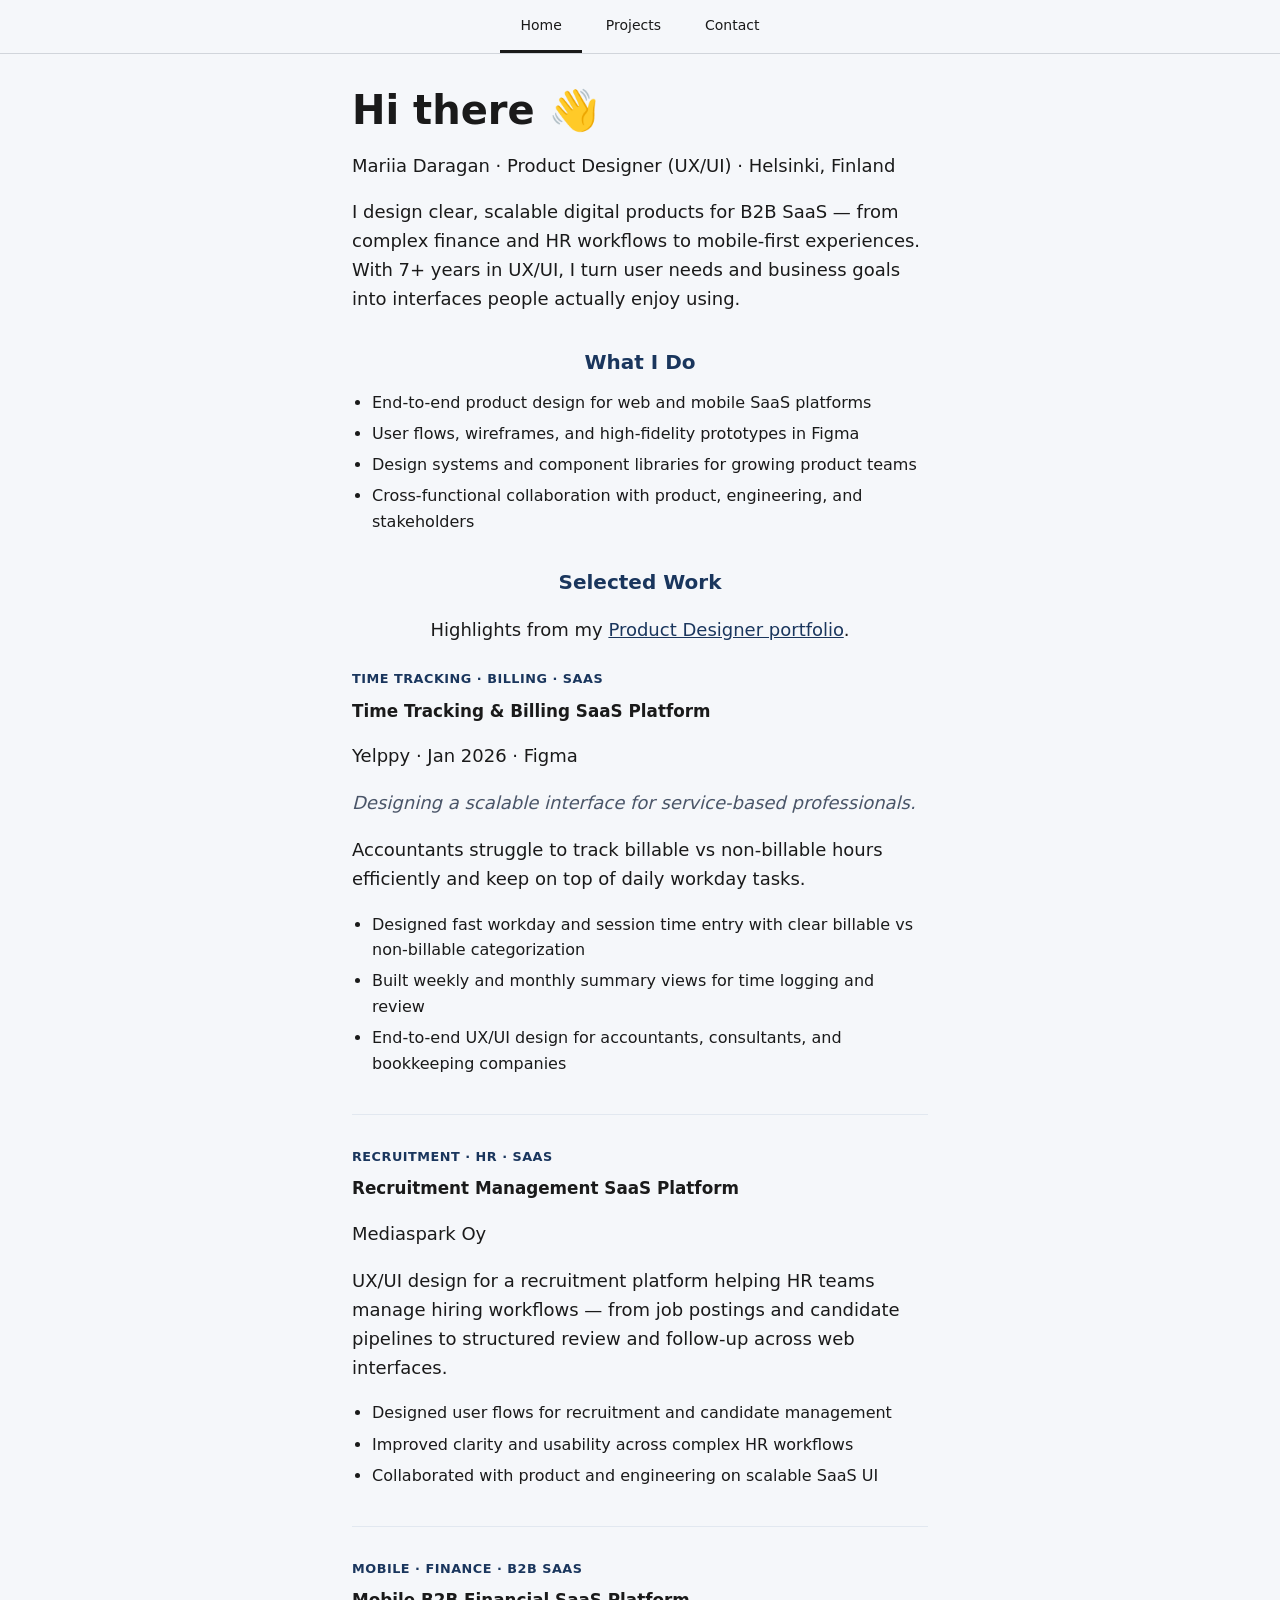
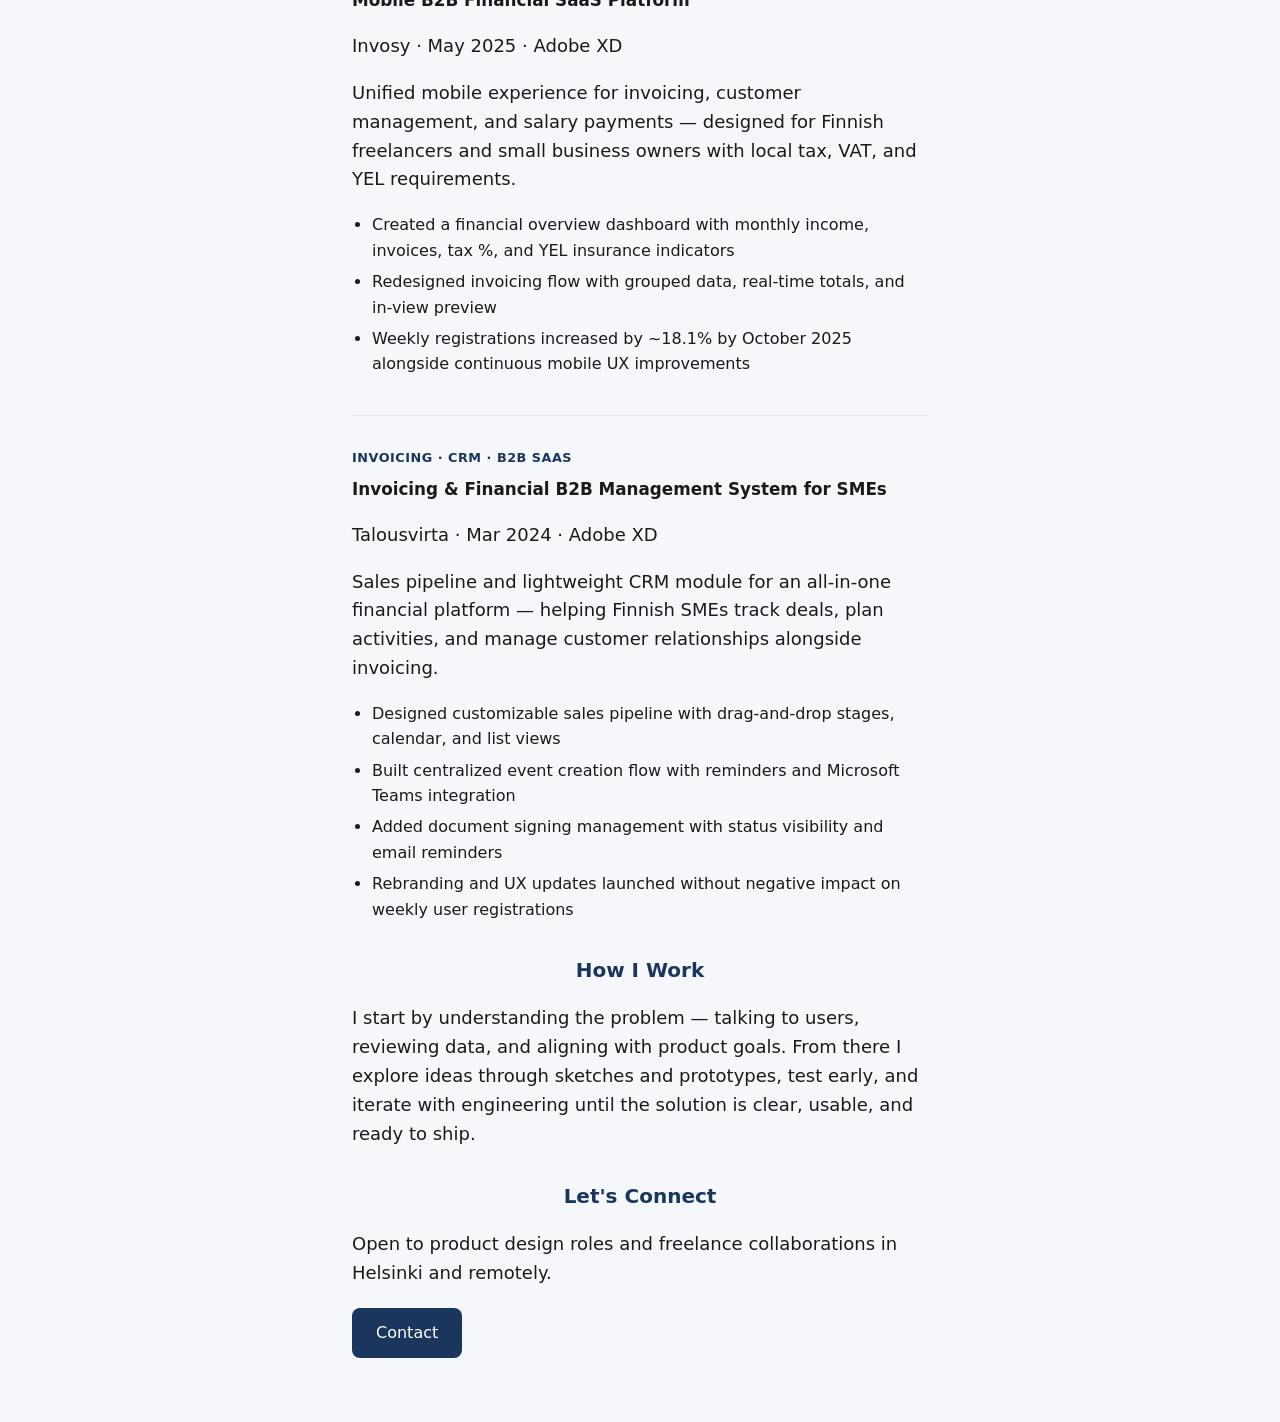
<file: index.html>
<!DOCTYPE html>
<html lang="en">
<head>
  <meta charset="UTF-8">
  <meta name="viewport" content="width=device-width, initial-scale=1.0">
  <title>Mariia Daragan · Product Designer</title>
  <link rel="stylesheet" href="styles.css">
</head>
<body>
  <header class="site-header">
    <nav class="site-nav" aria-label="Main navigation">
      <a href="index.html" class="nav-tab active">Home</a>
      <a href="about.html" class="nav-tab">Projects</a>
      <a href="contact.html" class="nav-tab">Contact</a>
    </nav>
  </header>

  <main>
    <section class="about-section hero">
      <h1>Hi there 👋</h1>
      <p class="intro">Mariia Daragan · Product Designer (UX/UI) · Helsinki, Finland</p>
      <p class="hero-text">I design clear, scalable digital products for B2B SaaS — from complex finance and HR workflows to mobile-first experiences. With 7+ years in UX/UI, I turn user needs and business goals into interfaces people actually enjoy using.</p>
    </section>

    <section class="about-section">
      <h2>What I Do</h2>
      <ul>
        <li>End-to-end product design for web and mobile SaaS platforms</li>
        <li>User flows, wireframes, and high-fidelity prototypes in Figma</li>
        <li>Design systems and component libraries for growing product teams</li>
        <li>Cross-functional collaboration with product, engineering, and stakeholders</li>
      </ul>
    </section>

    <section class="about-section">
      <h2>Selected Work</h2>
      <p class="section-intro">Highlights from my <a href="https://drive.google.com/file/d/1002QIGz56Qpp3hOnEr5T30t-Oyck653L/view?usp=sharing" target="_blank" rel="noopener noreferrer">Product Designer portfolio</a>.</p>

      <article class="case-study">
        <p class="case-tag">Time Tracking · Billing · SaaS</p>
        <h3>Time Tracking &amp; Billing SaaS Platform</h3>
        <p class="dates">Yelppy · Jan 2026 · Figma</p>
        <p class="case-subtitle">Designing a scalable interface for service-based professionals.</p>
        <p>Accountants struggle to track billable vs non-billable hours efficiently and keep on top of daily workday tasks.</p>
        <ul>
          <li>Designed fast workday and session time entry with clear billable vs non-billable categorization</li>
          <li>Built weekly and monthly summary views for time logging and review</li>
          <li>End-to-end UX/UI design for accountants, consultants, and bookkeeping companies</li>
        </ul>
      </article>

      <article class="case-study">
        <p class="case-tag">Recruitment · HR · SaaS</p>
        <h3>Recruitment Management SaaS Platform</h3>
        <p class="dates">Mediaspark Oy</p>
        <p>UX/UI design for a recruitment platform helping HR teams manage hiring workflows — from job postings and candidate pipelines to structured review and follow-up across web interfaces.</p>
        <ul>
          <li>Designed user flows for recruitment and candidate management</li>
          <li>Improved clarity and usability across complex HR workflows</li>
          <li>Collaborated with product and engineering on scalable SaaS UI</li>
        </ul>
      </article>

      <article class="case-study">
        <p class="case-tag">Mobile · Finance · B2B SaaS</p>
        <h3>Mobile B2B Financial SaaS Platform</h3>
        <p class="dates">Invosy · May 2025 · Adobe XD</p>
        <p>Unified mobile experience for invoicing, customer management, and salary payments — designed for Finnish freelancers and small business owners with local tax, VAT, and YEL requirements.</p>
        <ul>
          <li>Created a financial overview dashboard with monthly income, invoices, tax %, and YEL insurance indicators</li>
          <li>Redesigned invoicing flow with grouped data, real-time totals, and in-view preview</li>
          <li>Weekly registrations increased by ~18.1% by October 2025 alongside continuous mobile UX improvements</li>
        </ul>
      </article>

      <article class="case-study">
        <p class="case-tag">Invoicing · CRM · B2B SaaS</p>
        <h3>Invoicing &amp; Financial B2B Management System for SMEs</h3>
        <p class="dates">Talousvirta · Mar 2024 · Adobe XD</p>
        <p>Sales pipeline and lightweight CRM module for an all-in-one financial platform — helping Finnish SMEs track deals, plan activities, and manage customer relationships alongside invoicing.</p>
        <ul>
          <li>Designed customizable sales pipeline with drag-and-drop stages, calendar, and list views</li>
          <li>Built centralized event creation flow with reminders and Microsoft Teams integration</li>
          <li>Added document signing management with status visibility and email reminders</li>
          <li>Rebranding and UX updates launched without negative impact on weekly user registrations</li>
        </ul>
      </article>
    </section>

    <section class="about-section">
      <h2>How I Work</h2>
      <p>I start by understanding the problem — talking to users, reviewing data, and aligning with product goals. From there I explore ideas through sketches and prototypes, test early, and iterate with engineering until the solution is clear, usable, and ready to ship.</p>
    </section>

    <section class="about-section contact-section">
      <h2>Let's Connect</h2>
      <p>Open to product design roles and freelance collaborations in Helsinki and remotely.</p>
      <a href="contact.html" class="button">Contact</a>
    </section>
  </main>
</body>
</html>
</file>
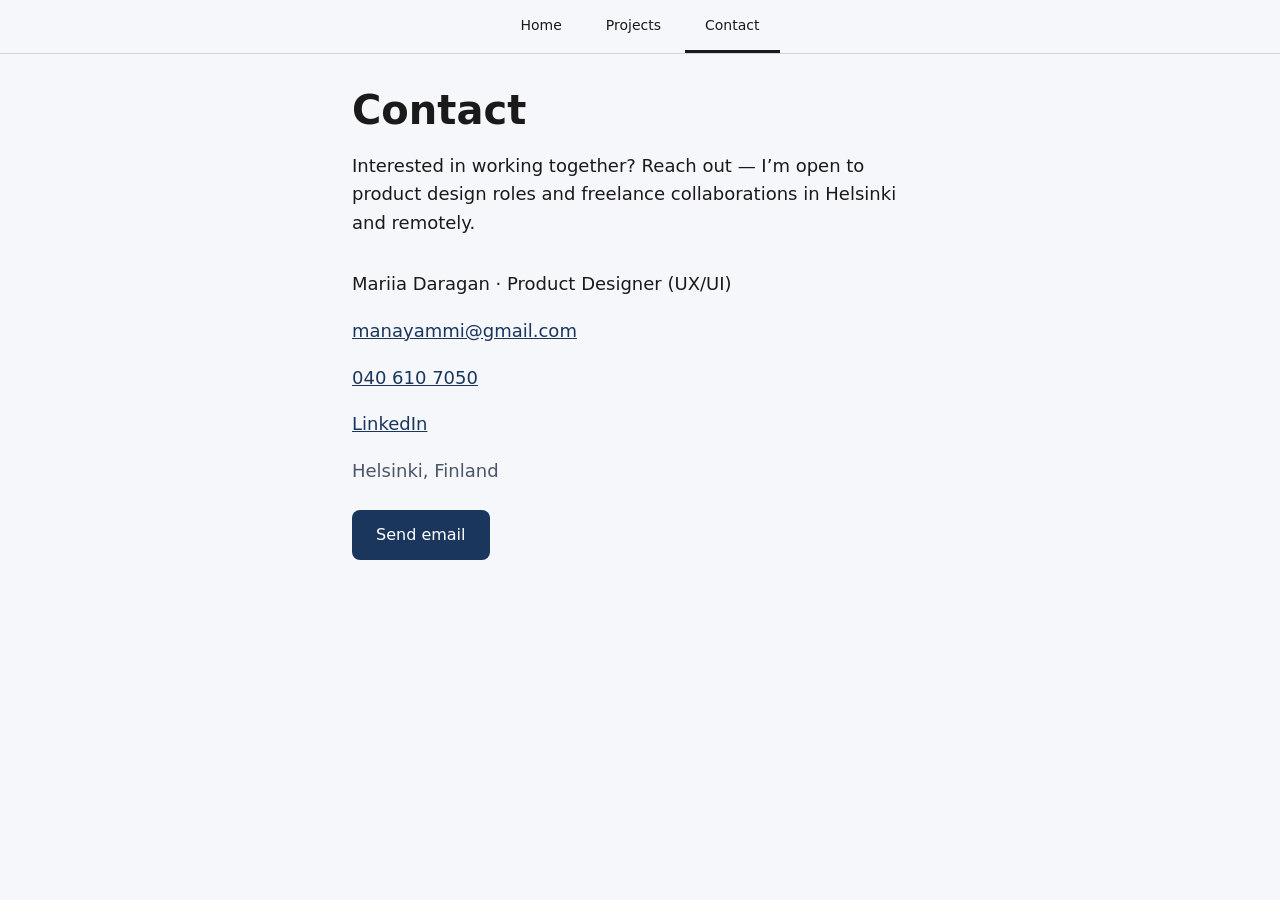
<file: contact.html>
<!DOCTYPE html>
<html lang="en">
<head>
  <meta charset="UTF-8">
  <meta name="viewport" content="width=device-width, initial-scale=1.0">
  <title>Contact · Mariia Daragan</title>
  <link rel="stylesheet" href="styles.css">
</head>
<body>
  <header class="site-header">
    <nav class="site-nav" aria-label="Main navigation">
      <a href="index.html" class="nav-tab">Home</a>
      <a href="about.html" class="nav-tab">Projects</a>
      <a href="contact.html" class="nav-tab active">Contact</a>
    </nav>
  </header>

  <main>
    <section class="about-section hero">
      <h1>Contact</h1>
      <p class="hero-text">Interested in working together? Reach out — I’m open to product design roles and freelance collaborations in Helsinki and remotely.</p>
    </section>

    <section class="about-section contact-details">
      <p class="intro">Mariia Daragan · Product Designer (UX/UI)</p>
      <p><a href="mailto:manayammi@gmail.com">manayammi@gmail.com</a></p>
      <p><a href="tel:+358406107050">040 610 7050</a></p>
      <p><a href="https://www.linkedin.com/in/mariiadaragan" target="_blank" rel="noopener noreferrer">LinkedIn</a></p>
      <p class="contact-location">Helsinki, Finland</p>
      <a href="mailto:manayammi@gmail.com" class="button">Send email</a>
    </section>
  </main>
</body>
</html>
</file>
<file: styles.css>
*,
*::before,
*::after {
  box-sizing: border-box;
}

html {
  -webkit-text-size-adjust: 100%;
}

body {
  margin: 0;
  min-height: 100vh;
  padding: clamp(1.25rem, 5vw, 2rem) clamp(1rem, 4vw, 1.5rem);
  font-family: system-ui, -apple-system, "Segoe UI", Roboto, "Helvetica Neue", Arial, sans-serif;
  background-color: #f5f7fa;
  color: #1a1a1a;
  text-align: center;
  line-height: 1.6;
  max-width: 100%;
  overflow-x: hidden;
}

body > *:not(.site-header) {
  max-width: min(36rem, 100%);
  margin-left: auto;
  margin-right: auto;
}

.site-header {
  background-color: #f5f7fa;
  border-bottom: 1px solid #d1d5db;
  margin: calc(-1 * clamp(1.25rem, 5vw, 2rem)) calc(-1 * clamp(1rem, 4vw, 1.5rem)) 2rem;
  padding: 0 clamp(1rem, 4vw, 1.5rem);
}

.site-nav {
  display: flex;
  justify-content: center;
  gap: 0.25rem;
  max-width: min(36rem, 100%);
  margin: 0 auto;
}

.nav-tab {
  padding: 0.85rem 1.25rem;
  text-decoration: none;
  color: #1a1a1a;
  background-color: transparent;
  font-size: 0.875rem;
  font-weight: 500;
  border-bottom: 3px solid transparent;
  transition: border-color 0.2s ease;
}

.nav-tab:hover {
  color: #1a1a1a;
}

.nav-tab.active {
  color: #1a1a1a;
  border-bottom-color: #1a1a1a;
}

.nav-tab.active:hover {
  color: #1a1a1a;
}

h1 {
  font-size: clamp(1.75rem, 5vw, 2.5rem);
  line-height: 1.2;
  margin-top: 0;
  margin-bottom: 1rem;
}

.profile-photo {
  width: clamp(8rem, 40vw, 10rem);
  height: clamp(8rem, 40vw, 10rem);
  aspect-ratio: 1;
  margin: 0 auto 1.5rem;
  border-radius: 50%;
  overflow: hidden;
  background-color: #e2e8f0;
  border: 3px solid #1a365d;
}

.profile-photo img {
  width: 100%;
  height: 100%;
  object-fit: cover;
  display: block;
  border-radius: 50%;
}

p {
  font-size: clamp(1rem, 2.5vw, 1.125rem);
}

.intro {
  font-weight: 500;
  margin-bottom: 0.5rem;
}

.contact {
  font-size: 0.95rem;
  margin-bottom: 2rem;
}

.hero {
  text-align: center;
}

.hero-text {
  margin-bottom: 1.5rem;
}

.case-study {
  margin-bottom: 2rem;
  padding-bottom: 2rem;
  border-bottom: 1px solid #e2e8f0;
}

.case-study:last-child {
  margin-bottom: 0;
  padding-bottom: 0;
  border-bottom: none;
}

.case-tag {
  font-size: 0.8rem;
  font-weight: 600;
  letter-spacing: 0.04em;
  text-transform: uppercase;
  color: #1a365d;
  margin: 0 0 0.5rem;
}

.case-study h3 {
  font-size: 1.05rem;
  margin: 0 0 0.25rem;
}

.section-intro {
  text-align: center;
  margin-bottom: 1.5rem;
}

.case-subtitle {
  font-style: italic;
  color: #4a5568;
  margin-bottom: 0.75rem;
}

.contact-section {
  text-align: center;
}

.contact-section p {
  margin-bottom: 1.25rem;
}

.contact-details {
  text-align: center;
}

.contact-details p {
  margin-bottom: 0.5rem;
}

.contact-location {
  color: #4a5568;
  margin-bottom: 1.5rem !important;
}

.about-section {
  text-align: left;
  margin-bottom: 2rem;
}

.about-section h2 {
  font-size: 1.25rem;
  color: #1a365d;
  margin-bottom: 0.75rem;
  text-align: center;
}

.about-section ul {
  padding-left: 1.25rem;
  margin: 0;
}

.about-section li,
.case-study li {
  margin-bottom: 0.35rem;
}

.job {
  margin-bottom: 1.5rem;
}

.job:last-child {
  margin-bottom: 0;
}

.job h3 {
  font-size: 1.05rem;
  margin: 0 0 0.25rem;
}

.job .dates {
  font-size: 0.9rem;
  color: #4a5568;
  margin: 0 0 0.35rem;
}

.job .school {
  font-size: 1rem;
  font-weight: normal;
  margin: 0;
}

a {
  color: #1a365d;
}

a:hover {
  color: #2c5282;
}

button,
a.button {
  background-color: #1a365d;
  color: white;
  border: none;
  padding: 0.75rem 1.5rem;
  font-size: 1rem;
  border-radius: 8px;
  cursor: pointer;
  transition: background-color 0.2s ease;
  min-height: 44px;
  min-width: 44px;
  text-decoration: none;
  display: inline-block;
}

button:hover,
a.button:hover {
  background-color: #2c5282;
  color: white;
}

@media (max-width: 480px) {
  button,
  a.button {
    display: block;
    width: 100%;
    max-width: 20rem;
  }
}
</file>
